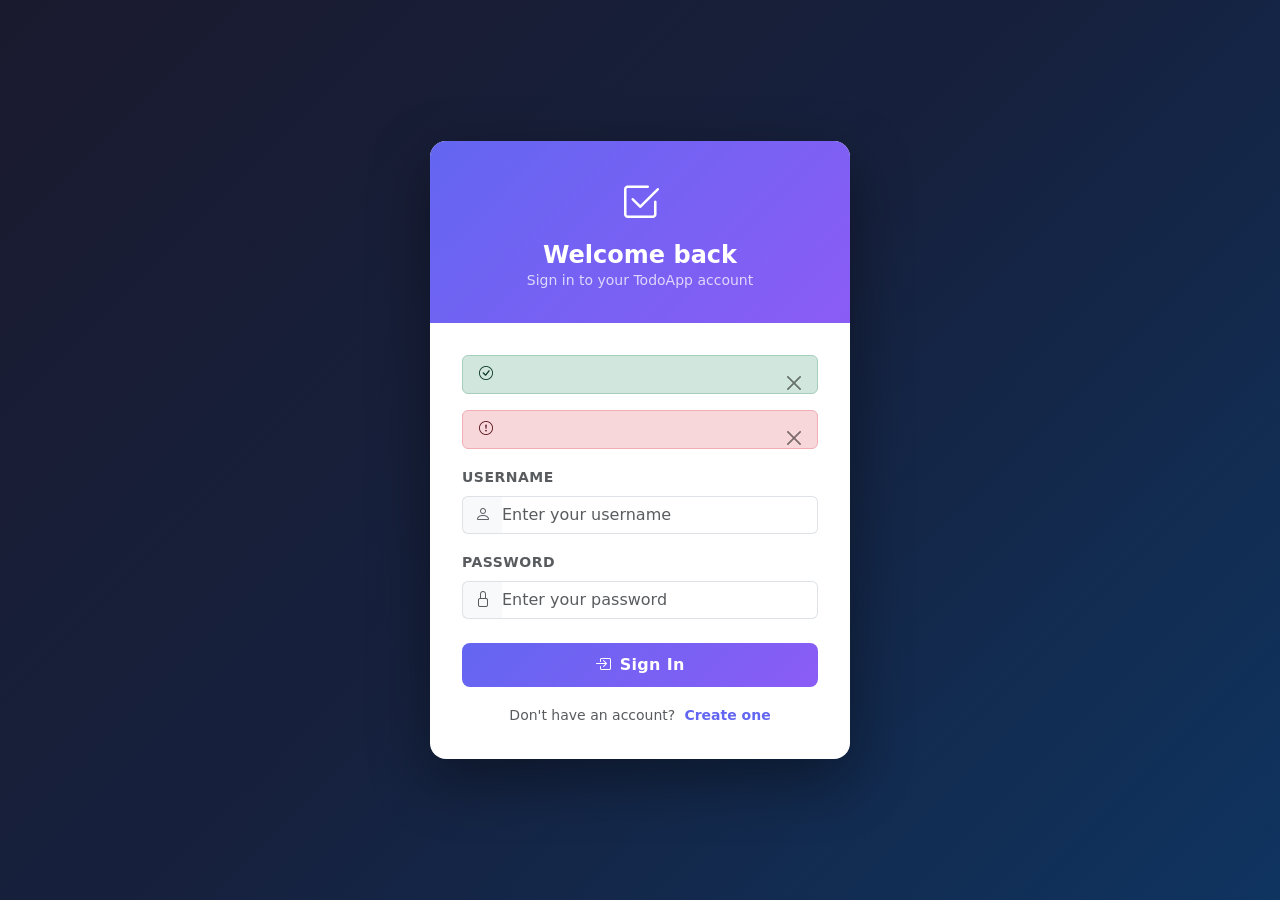
<file: src/main/resources/templates/login.html>
<!DOCTYPE html>
<html lang="en" xmlns:th="http://www.thymeleaf.org">
<head>
    <meta charset="UTF-8">
    <meta name="viewport" content="width=device-width, initial-scale=1.0">
    <title>Login — TodoApp</title>
    <link href="https://cdn.jsdelivr.net/npm/bootstrap@5.3.2/dist/css/bootstrap.min.css" rel="stylesheet">
    <link href="https://cdn.jsdelivr.net/npm/bootstrap-icons@1.11.3/font/bootstrap-icons.min.css" rel="stylesheet">
    <style>
        body {
            min-height: 100vh;
            background: linear-gradient(135deg, #1a1a2e 0%, #16213e 50%, #0f3460 100%);
            display: flex;
            align-items: center;
            justify-content: center;
        }
        .auth-card {
            background: #fff;
            border-radius: 16px;
            box-shadow: 0 20px 60px rgba(0,0,0,0.4);
            overflow: hidden;
            width: 100%;
            max-width: 420px;
        }
        .auth-header {
            background: linear-gradient(135deg, #6366f1, #8b5cf6);
            padding: 2rem;
            text-align: center;
            color: #fff;
        }
        .auth-header .brand-icon {
            font-size: 2.5rem;
            margin-bottom: 0.5rem;
        }
        .auth-body { padding: 2rem; }
        .form-control:focus { border-color: #6366f1; box-shadow: 0 0 0 0.2rem rgba(99,102,241,.15); }
        .btn-primary-custom {
            background: linear-gradient(135deg, #6366f1, #8b5cf6);
            border: none;
            border-radius: 8px;
            padding: 0.65rem;
            font-weight: 600;
            letter-spacing: 0.3px;
            transition: opacity .2s;
        }
        .btn-primary-custom:hover { opacity: .9; }
    </style>
</head>
<body>
<div class="auth-card">
    <div class="auth-header">
        <div class="brand-icon"><i class="bi bi-check2-square"></i></div>
        <h4 class="fw-bold mb-0">Welcome back</h4>
        <p class="mb-0 opacity-75 small">Sign in to your TodoApp account</p>
    </div>
    <div class="auth-body">
        <!-- Flash messages -->
        <div th:if="${message}" class="alert alert-success alert-dismissible fade show py-2 small" role="alert">
            <i class="bi bi-check-circle me-1"></i><span th:text="${message}"></span>
            <button type="button" class="btn-close btn-sm" data-bs-dismiss="alert"></button>
        </div>
        <div th:if="${error}" class="alert alert-danger alert-dismissible fade show py-2 small" role="alert">
            <i class="bi bi-exclamation-circle me-1"></i><span th:text="${error}"></span>
            <button type="button" class="btn-close btn-sm" data-bs-dismiss="alert"></button>
        </div>

        <form th:action="@{/login}" method="post">
            <div class="mb-3">
                <label for="username" class="form-label fw-semibold small text-muted text-uppercase" style="letter-spacing:.5px;">Username</label>
                <div class="input-group">
                    <span class="input-group-text bg-light border-end-0"><i class="bi bi-person text-muted"></i></span>
                    <input type="text" id="username" name="username" class="form-control border-start-0 ps-0"
                           placeholder="Enter your username" autocomplete="username" required>
                </div>
            </div>
            <div class="mb-4">
                <label for="password" class="form-label fw-semibold small text-muted text-uppercase" style="letter-spacing:.5px;">Password</label>
                <div class="input-group">
                    <span class="input-group-text bg-light border-end-0"><i class="bi bi-lock text-muted"></i></span>
                    <input type="password" id="password" name="password" class="form-control border-start-0 ps-0"
                           placeholder="Enter your password" autocomplete="current-password" required>
                </div>
            </div>
            <button type="submit" class="btn btn-primary-custom text-white w-100 mb-3">
                <i class="bi bi-box-arrow-in-right me-2"></i>Sign In
            </button>
        </form>
        <div class="text-center">
            <span class="text-muted small">Don't have an account?</span>
            <a th:href="@{/register}" class="text-decoration-none fw-semibold ms-1 small" style="color:#6366f1;">Create one</a>
        </div>
    </div>
</div>

<script src="https://cdn.jsdelivr.net/npm/bootstrap@5.3.2/dist/js/bootstrap.bundle.min.js"></script>
</body>
</html>
</file>
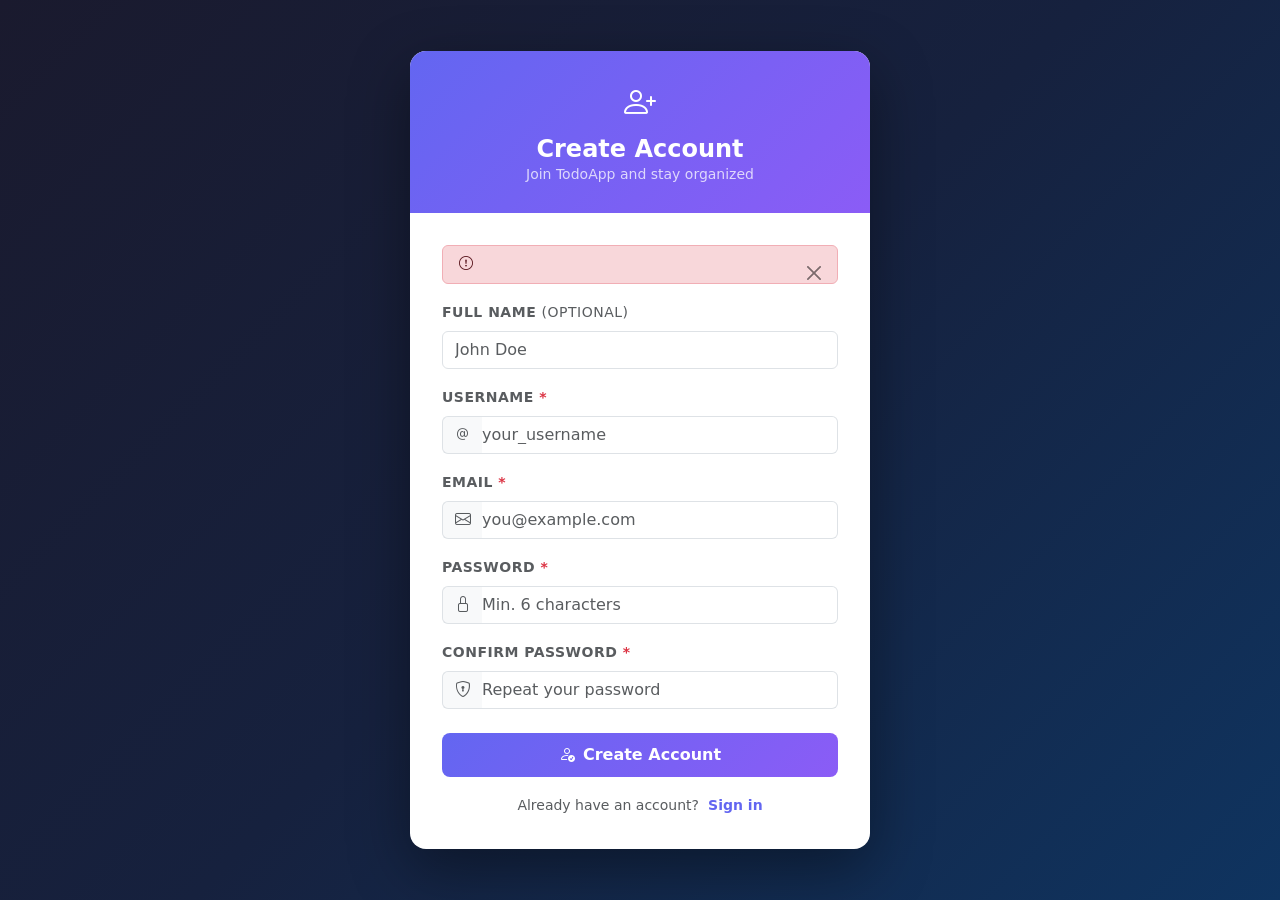
<file: src/main/resources/templates/register.html>
<!DOCTYPE html>
<html lang="en" xmlns:th="http://www.thymeleaf.org">
<head>
    <meta charset="UTF-8">
    <meta name="viewport" content="width=device-width, initial-scale=1.0">
    <title>Register — TodoApp</title>
    <link href="https://cdn.jsdelivr.net/npm/bootstrap@5.3.2/dist/css/bootstrap.min.css" rel="stylesheet">
    <link href="https://cdn.jsdelivr.net/npm/bootstrap-icons@1.11.3/font/bootstrap-icons.min.css" rel="stylesheet">
    <style>
        body {
            min-height: 100vh;
            background: linear-gradient(135deg, #1a1a2e 0%, #16213e 50%, #0f3460 100%);
            display: flex;
            align-items: center;
            justify-content: center;
            padding: 2rem 0;
        }
        .auth-card {
            background: #fff;
            border-radius: 16px;
            box-shadow: 0 20px 60px rgba(0,0,0,0.4);
            overflow: hidden;
            width: 100%;
            max-width: 460px;
        }
        .auth-header {
            background: linear-gradient(135deg, #6366f1, #8b5cf6);
            padding: 1.75rem 2rem;
            text-align: center;
            color: #fff;
        }
        .auth-body { padding: 2rem; }
        .form-control:focus { border-color: #6366f1; box-shadow: 0 0 0 0.2rem rgba(99,102,241,.15); }
        .btn-primary-custom {
            background: linear-gradient(135deg, #6366f1, #8b5cf6);
            border: none; border-radius: 8px;
            padding: 0.65rem; font-weight: 600;
            transition: opacity .2s;
        }
        .btn-primary-custom:hover { opacity: .9; }
        .field-error { font-size: 12px; color: #dc3545; margin-top: 4px; }
    </style>
</head>
<body>
<div class="auth-card">
    <div class="auth-header">
        <div style="font-size:2rem;margin-bottom:.5rem;"><i class="bi bi-person-plus"></i></div>
        <h4 class="fw-bold mb-0">Create Account</h4>
        <p class="mb-0 opacity-75 small">Join TodoApp and stay organized</p>
    </div>
    <div class="auth-body">
        <div th:if="${error}" class="alert alert-danger alert-dismissible fade show py-2 small" role="alert">
            <i class="bi bi-exclamation-circle me-1"></i><span th:text="${error}"></span>
            <button type="button" class="btn-close btn-sm" data-bs-dismiss="alert"></button>
        </div>

        <form th:action="@{/register}" method="post" th:object="${registerDto}" novalidate>
            <!-- Full Name (optional) -->
            <div class="mb-3">
                <label for="fullName" class="form-label fw-semibold small text-muted text-uppercase" style="letter-spacing:.5px;">
                    Full Name <span class="text-muted fw-normal">(optional)</span>
                </label>
                <input type="text" id="fullName" th:field="*{fullName}"
                       class="form-control" th:classappend="${#fields.hasErrors('fullName')} ? 'is-invalid' : ''"
                       placeholder="John Doe">
            </div>

            <!-- Username -->
            <div class="mb-3">
                <label for="username" class="form-label fw-semibold small text-muted text-uppercase" style="letter-spacing:.5px;">
                    Username <span class="text-danger">*</span>
                </label>
                <div class="input-group">
                    <span class="input-group-text bg-light border-end-0"><i class="bi bi-at text-muted"></i></span>
                    <input type="text" id="username" th:field="*{username}"
                           class="form-control border-start-0 ps-0" th:classappend="${#fields.hasErrors('username')} ? 'is-invalid' : ''"
                           placeholder="your_username" autocomplete="username">
                </div>
                <div class="field-error" th:if="${#fields.hasErrors('username')}" th:errors="*{username}"></div>
            </div>

            <!-- Email -->
            <div class="mb-3">
                <label for="email" class="form-label fw-semibold small text-muted text-uppercase" style="letter-spacing:.5px;">
                    Email <span class="text-danger">*</span>
                </label>
                <div class="input-group">
                    <span class="input-group-text bg-light border-end-0"><i class="bi bi-envelope text-muted"></i></span>
                    <input type="email" id="email" th:field="*{email}"
                           class="form-control border-start-0 ps-0" th:classappend="${#fields.hasErrors('email')} ? 'is-invalid' : ''"
                           placeholder="you@example.com" autocomplete="email">
                </div>
                <div class="field-error" th:if="${#fields.hasErrors('email')}" th:errors="*{email}"></div>
            </div>

            <!-- Password -->
            <div class="mb-3">
                <label for="password" class="form-label fw-semibold small text-muted text-uppercase" style="letter-spacing:.5px;">
                    Password <span class="text-danger">*</span>
                </label>
                <div class="input-group">
                    <span class="input-group-text bg-light border-end-0"><i class="bi bi-lock text-muted"></i></span>
                    <input type="password" id="password" th:field="*{password}"
                           class="form-control border-start-0 ps-0" th:classappend="${#fields.hasErrors('password')} ? 'is-invalid' : ''"
                           placeholder="Min. 6 characters" autocomplete="new-password">
                </div>
                <div class="field-error" th:if="${#fields.hasErrors('password')}" th:errors="*{password}"></div>
            </div>

            <!-- Confirm Password -->
            <div class="mb-4">
                <label for="confirmPassword" class="form-label fw-semibold small text-muted text-uppercase" style="letter-spacing:.5px;">
                    Confirm Password <span class="text-danger">*</span>
                </label>
                <div class="input-group">
                    <span class="input-group-text bg-light border-end-0"><i class="bi bi-shield-lock text-muted"></i></span>
                    <input type="password" id="confirmPassword" th:field="*{confirmPassword}"
                           class="form-control border-start-0 ps-0" th:classappend="${#fields.hasErrors('confirmPassword')} ? 'is-invalid' : ''"
                           placeholder="Repeat your password" autocomplete="new-password">
                </div>
                <div class="field-error" th:if="${#fields.hasErrors('confirmPassword')}" th:errors="*{confirmPassword}"></div>
            </div>

            <button type="submit" class="btn btn-primary-custom text-white w-100 mb-3">
                <i class="bi bi-person-check me-2"></i>Create Account
            </button>
        </form>
        <div class="text-center">
            <span class="text-muted small">Already have an account?</span>
            <a th:href="@{/login}" class="text-decoration-none fw-semibold ms-1 small" style="color:#6366f1;">Sign in</a>
        </div>
    </div>
</div>

<script src="https://cdn.jsdelivr.net/npm/bootstrap@5.3.2/dist/js/bootstrap.bundle.min.js"></script>
</body>
</html>
</file>
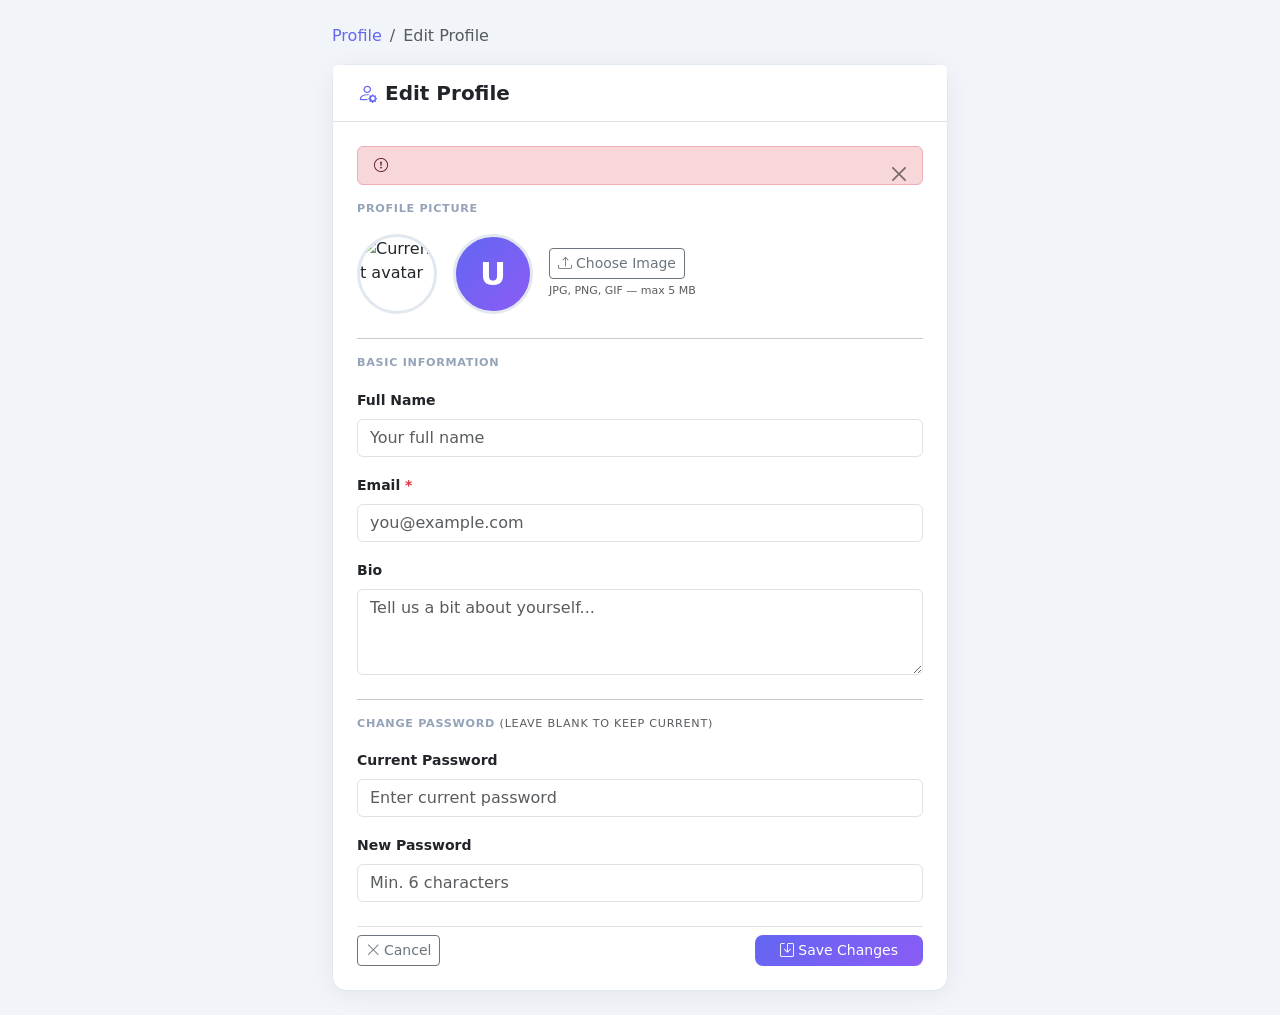
<file: src/main/resources/templates/profile/edit.html>
<!DOCTYPE html>
<html lang="en" xmlns:th="http://www.thymeleaf.org">
<head>
    <meta charset="UTF-8">
    <meta name="viewport" content="width=device-width, initial-scale=1.0">
    <title>Edit Profile — TodoApp</title>
    <link href="https://cdn.jsdelivr.net/npm/bootstrap@5.3.2/dist/css/bootstrap.min.css" rel="stylesheet">
    <link href="https://cdn.jsdelivr.net/npm/bootstrap-icons@1.11.3/font/bootstrap-icons.min.css" rel="stylesheet">
    <style>
        body { background-color: #f1f5f9; }
        .form-card {
            border-radius: 14px;
            border: 1px solid #e2e8f0;
            box-shadow: 0 4px 24px rgba(0,0,0,.06);
        }
        .form-control:focus, .form-select:focus {
            border-color: #6366f1;
            box-shadow: 0 0 0 0.2rem rgba(99,102,241,.15);
        }
        .avatar-preview {
            width: 80px; height: 80px;
            border-radius: 50%;
            object-fit: cover;
            border: 3px solid #e2e8f0;
        }
        .avatar-initials {
            width: 80px; height: 80px;
            border-radius: 50%;
            background: linear-gradient(135deg,#6366f1,#8b5cf6);
            font-size: 2rem; font-weight: 700; color: #fff;
            display: flex; align-items: center; justify-content: center;
            border: 3px solid #e2e8f0;
        }
        .section-title {
            font-size: .7rem; text-transform: uppercase; letter-spacing: .7px;
            color: #94a3b8; font-weight: 600; margin-bottom: 1rem;
        }
    </style>
</head>
<body>

<!-- Navbar -->
<div th:replace="~{fragments/navbar :: navbar}"></div>

<div class="container py-4" style="max-width:640px;">
    <!-- Breadcrumb -->
    <nav aria-label="breadcrumb" class="mb-3">
        <ol class="breadcrumb small">
            <li class="breadcrumb-item"><a th:href="@{/profile}" class="text-decoration-none" style="color:#6366f1;">Profile</a></li>
            <li class="breadcrumb-item active">Edit Profile</li>
        </ol>
    </nav>

    <div class="card form-card bg-white">
        <div class="card-header bg-white border-bottom px-4 py-3">
            <h5 class="mb-0 fw-bold">
                <i class="bi bi-person-gear me-2" style="color:#6366f1;"></i>Edit Profile
            </h5>
        </div>
        <div class="card-body px-4 py-4">

            <!-- Error / success notifications -->
            <div th:if="${error}" class="alert alert-danger alert-dismissible fade show py-2 small" role="alert">
                <i class="bi bi-exclamation-circle me-1"></i><span th:text="${error}"></span>
                <button type="button" class="btn-close btn-sm" data-bs-dismiss="alert"></button>
            </div>

            <form th:action="@{/profile}" method="post"
                  th:object="${profileDto}"
                  enctype="multipart/form-data"
                  novalidate>

                <!-- ── Profile Picture ── -->
                <div class="mb-4">
                    <div class="section-title">Profile Picture</div>
                    <div class="d-flex align-items-center gap-3 mb-2">
                            <img th:if="${profileImageUrl != null and !profileImageUrl.isEmpty()}"
                                th:src="${profileImageUrl}"
                             class="avatar-preview" alt="Current avatar" id="avatarPreview">
                            <div th:unless="${profileImageUrl != null and !profileImageUrl.isEmpty()}"
                             class="avatar-initials" id="avatarInitials"
                             th:text="${#strings.substring(profileUser.username,0,1).toUpperCase()}">U</div>
                        <div>
                            <label for="profilePicFile" class="btn btn-sm btn-outline-secondary">
                                <i class="bi bi-upload me-1"></i>Choose Image
                            </label>
                            <input type="file" id="profilePicFile" name="profilePicFile"
                                   accept="image/*" class="d-none" onchange="previewImage(event)">
                            <div class="text-muted mt-1" style="font-size:11px;">JPG, PNG, GIF — max 5 MB</div>
                        </div>
                    </div>
                </div>

                <hr class="my-3">

                <!-- ── Basic Info ── -->
                <div class="mb-4">
                    <div class="section-title">Basic Information</div>

                    <div class="mb-3">
                        <label for="fullName" class="form-label fw-semibold small">Full Name</label>
                        <input type="text" id="fullName" th:field="*{fullName}"
                               class="form-control" placeholder="Your full name">
                    </div>

                    <div class="mb-3">
                        <label for="email" class="form-label fw-semibold small">
                            Email <span class="text-danger">*</span>
                        </label>
                        <input type="email" id="email" th:field="*{email}"
                               class="form-control" th:classappend="${#fields.hasErrors('email')} ? 'is-invalid' : ''"
                               placeholder="you@example.com">
                        <div class="invalid-feedback" th:if="${#fields.hasErrors('email')}" th:errors="*{email}"></div>
                    </div>

                    <div class="mb-3">
                        <label for="bio" class="form-label fw-semibold small">Bio</label>
                        <textarea id="bio" th:field="*{bio}"
                                  class="form-control" th:classappend="${#fields.hasErrors('bio')} ? 'is-invalid' : ''"
                                  rows="3" placeholder="Tell us a bit about yourself..."></textarea>
                        <div class="invalid-feedback" th:if="${#fields.hasErrors('bio')}" th:errors="*{bio}"></div>
                    </div>
                </div>

                <hr class="my-3">

                <!-- ── Change Password ── -->
                <div class="mb-4">
                    <div class="section-title">Change Password <span class="text-muted fw-normal">(leave blank to keep current)</span></div>

                    <div class="mb-3">
                        <label for="currentPassword" class="form-label fw-semibold small">Current Password</label>
                        <input type="password" id="currentPassword" th:field="*{currentPassword}"
                               class="form-control" placeholder="Enter current password"
                               autocomplete="current-password">
                    </div>

                    <div class="mb-3">
                        <label for="newPassword" class="form-label fw-semibold small">New Password</label>
                        <input type="password" id="newPassword" th:field="*{newPassword}"
                               class="form-control" th:classappend="${#fields.hasErrors('newPassword')} ? 'is-invalid' : ''"
                               placeholder="Min. 6 characters"
                               autocomplete="new-password">
                        <div class="invalid-feedback" th:if="${#fields.hasErrors('newPassword')}" th:errors="*{newPassword}"></div>
                    </div>
                </div>

                <!-- Actions -->
                <div class="d-flex justify-content-between align-items-center pt-2 border-top">
                    <a th:href="@{/profile}" class="btn btn-outline-secondary btn-sm">
                        <i class="bi bi-x-lg me-1"></i>Cancel
                    </a>
                    <button type="submit" class="btn btn-sm text-white px-4"
                            style="background:linear-gradient(135deg,#6366f1,#8b5cf6);border-radius:8px;">
                        <i class="bi bi-save me-1"></i>Save Changes
                    </button>
                </div>
            </form>
        </div>
    </div>
</div>

<script src="https://cdn.jsdelivr.net/npm/bootstrap@5.3.2/dist/js/bootstrap.bundle.min.js"></script>
<script>
    function previewImage(event) {
        const file = event.target.files[0];
        if (!file) return;
        const reader = new FileReader();
        reader.onload = function(e) {
            // Replace existing avatar with preview img
            const container = document.querySelector('.d-flex.align-items-center.gap-3');
            let img = document.getElementById('avatarPreview');
            const initials = document.getElementById('avatarInitials');
            if (!img) {
                img = document.createElement('img');
                img.id = 'avatarPreview';
                img.className = 'avatar-preview';
                img.alt = 'Preview';
                if (initials) initials.replaceWith(img);
                else container.prepend(img);
            }
            img.src = e.target.result;
        };
        reader.readAsDataURL(file);
    }
</script>
</body>
</html>
</file>
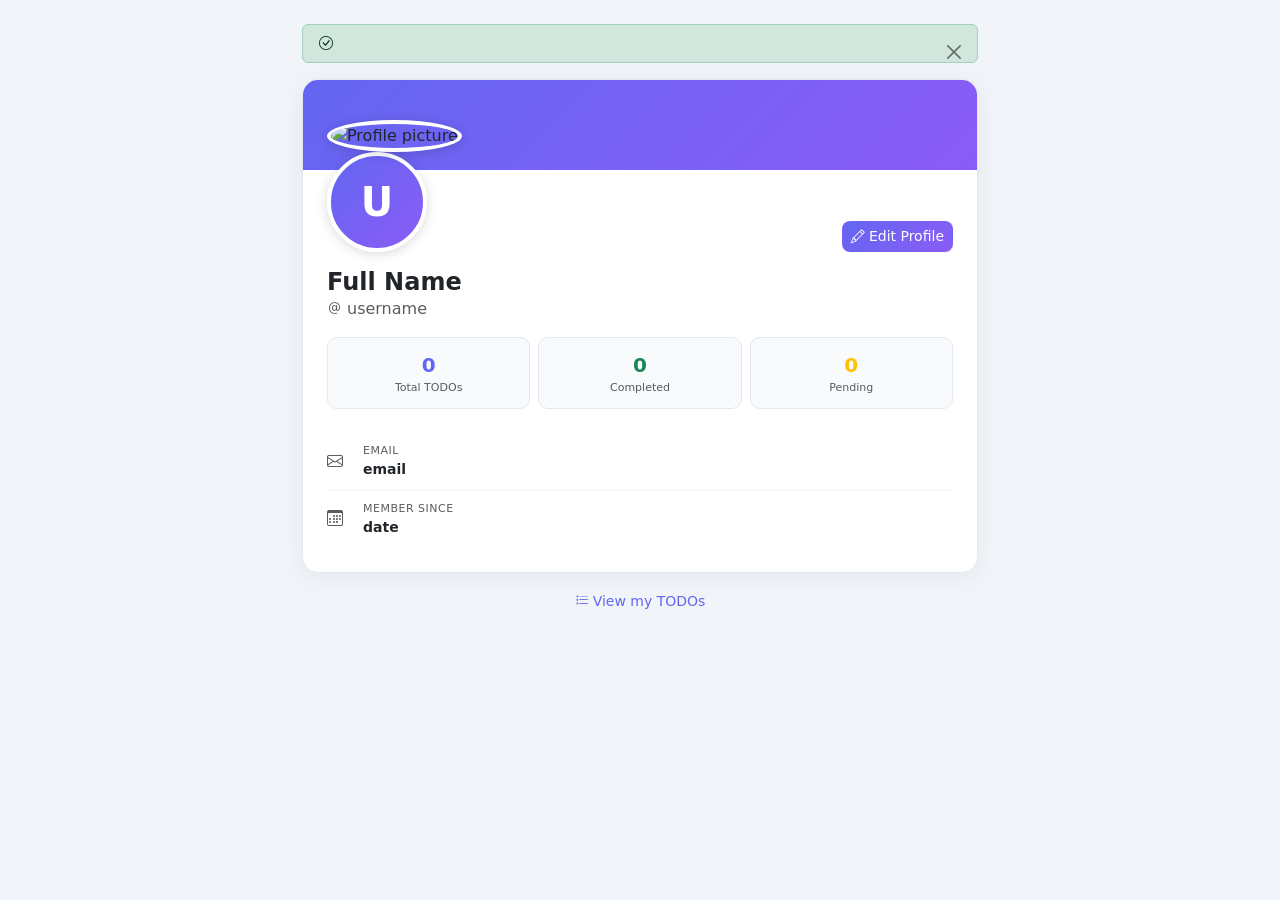
<file: src/main/resources/templates/profile/view.html>
<!DOCTYPE html>
<html lang="en" xmlns:th="http://www.thymeleaf.org">
<head>
    <meta charset="UTF-8">
    <meta name="viewport" content="width=device-width, initial-scale=1.0">
    <title>Profile — TodoApp</title>
    <link href="https://cdn.jsdelivr.net/npm/bootstrap@5.3.2/dist/css/bootstrap.min.css" rel="stylesheet">
    <link href="https://cdn.jsdelivr.net/npm/bootstrap-icons@1.11.3/font/bootstrap-icons.min.css" rel="stylesheet">
    <style>
        body { background-color: #f1f5f9; }
        .profile-card {
            border-radius: 16px;
            border: 1px solid #e2e8f0;
            box-shadow: 0 4px 24px rgba(0,0,0,.06);
        }
        .avatar-lg {
            width: 100px; height: 100px;
            border-radius: 50%;
            object-fit: cover;
            border: 4px solid #fff;
            box-shadow: 0 2px 12px rgba(0,0,0,.15);
        }
        .avatar-initials-lg {
            width: 100px; height: 100px;
            border-radius: 50%;
            background: linear-gradient(135deg,#6366f1,#8b5cf6);
            font-size: 2.5rem;
            font-weight: 700;
            color: #fff;
            display: flex; align-items: center; justify-content: center;
            border: 4px solid #fff;
            box-shadow: 0 2px 12px rgba(0,0,0,.15);
        }
        .stat-pill {
            background: #f8fafc;
            border-radius: 10px;
            padding: 0.75rem 1.25rem;
            border: 1px solid #e2e8f0;
            text-align: center;
        }
        .info-row { padding: 0.6rem 0; border-bottom: 1px solid #f1f5f9; }
        .info-row:last-child { border-bottom: none; }
    </style>
</head>
<body>

<!-- Navbar -->
<div th:replace="~{fragments/navbar :: navbar}"></div>

<div class="container py-4" style="max-width:700px;">

    <!-- Flash alerts -->
    <div th:if="${message}" class="alert alert-success alert-dismissible fade show py-2 small" role="alert">
        <i class="bi bi-check-circle me-1"></i><span th:text="${message}"></span>
        <button type="button" class="btn-close btn-sm" data-bs-dismiss="alert"></button>
    </div>

    <div class="card profile-card bg-white overflow-hidden">
        <!-- Header banner -->
        <div class="p-0" style="height:90px;background:linear-gradient(135deg,#6366f1,#8b5cf6);"></div>

        <!-- Avatar + name row -->
        <div class="card-body pt-0 px-4 pb-4">
            <div class="d-flex align-items-end justify-content-between mb-3" style="margin-top:-50px;">
                <!-- Avatar -->
                <div>
                    <img th:if="${profileImageUrl != null and !profileImageUrl.isEmpty()}"
                        th:src="${profileImageUrl}"
                         class="avatar-lg" alt="Profile picture">
                    <div th:unless="${profileImageUrl != null and !profileImageUrl.isEmpty()}"
                         class="avatar-initials-lg"
                         th:text="${#strings.substring(profileUser.username,0,1).toUpperCase()}">U</div>
                </div>
                <!-- Edit button -->
                <a th:href="@{/profile/edit}" class="btn btn-sm text-white"
                   style="background:linear-gradient(135deg,#6366f1,#8b5cf6);border-radius:8px;">
                    <i class="bi bi-pencil me-1"></i>Edit Profile
                </a>
            </div>

            <!-- Name / username -->
            <h4 class="fw-bold mb-0"
                th:text="${profileUser.fullName != null and !profileUser.fullName.isEmpty() ? profileUser.fullName : profileUser.username}">Full Name</h4>
            <p class="text-muted mb-3">
                <i class="bi bi-at me-1"></i><span th:text="${profileUser.username}">username</span>
            </p>

            <!-- Bio -->
            <p th:if="${profileUser.bio != null and !profileUser.bio.isEmpty()}"
               class="text-secondary mb-3" th:text="${profileUser.bio}"></p>

            <!-- TODO Stats -->
            <div class="row g-2 mb-4">
                <div class="col-4">
                    <div class="stat-pill">
                        <div class="fw-bold fs-5" style="color:#6366f1;" th:text="${totalCount}">0</div>
                        <div class="text-muted" style="font-size:11px;">Total TODOs</div>
                    </div>
                </div>
                <div class="col-4">
                    <div class="stat-pill">
                        <div class="fw-bold fs-5 text-success" th:text="${completedCount}">0</div>
                        <div class="text-muted" style="font-size:11px;">Completed</div>
                    </div>
                </div>
                <div class="col-4">
                    <div class="stat-pill">
                        <div class="fw-bold fs-5 text-warning" th:text="${pendingCount}">0</div>
                        <div class="text-muted" style="font-size:11px;">Pending</div>
                    </div>
                </div>
            </div>

            <!-- Info rows -->
            <div class="info-row d-flex align-items-center gap-3">
                <i class="bi bi-envelope text-muted" style="width:20px;"></i>
                <div>
                    <div class="text-muted" style="font-size:11px;text-transform:uppercase;letter-spacing:.5px;">Email</div>
                    <div class="fw-semibold small" th:text="${profileUser.email}">email</div>
                </div>
            </div>
            <div class="info-row d-flex align-items-center gap-3">
                <i class="bi bi-calendar3 text-muted" style="width:20px;"></i>
                <div>
                    <div class="text-muted" style="font-size:11px;text-transform:uppercase;letter-spacing:.5px;">Member Since</div>
                    <div class="fw-semibold small"
                         th:text="${profileUser.createdAt != null ? #temporals.format(profileUser.createdAt,'MMMM dd, yyyy') : 'N/A'}">date</div>
                </div>
            </div>

        </div>
    </div>

    <!-- Quick link to todos -->
    <div class="text-center mt-3">
        <a th:href="@{/todos}" class="text-decoration-none small" style="color:#6366f1;">
            <i class="bi bi-list-task me-1"></i>View my TODOs
        </a>
    </div>

</div>

<script src="https://cdn.jsdelivr.net/npm/bootstrap@5.3.2/dist/js/bootstrap.bundle.min.js"></script>
</body>
</html>
</file>
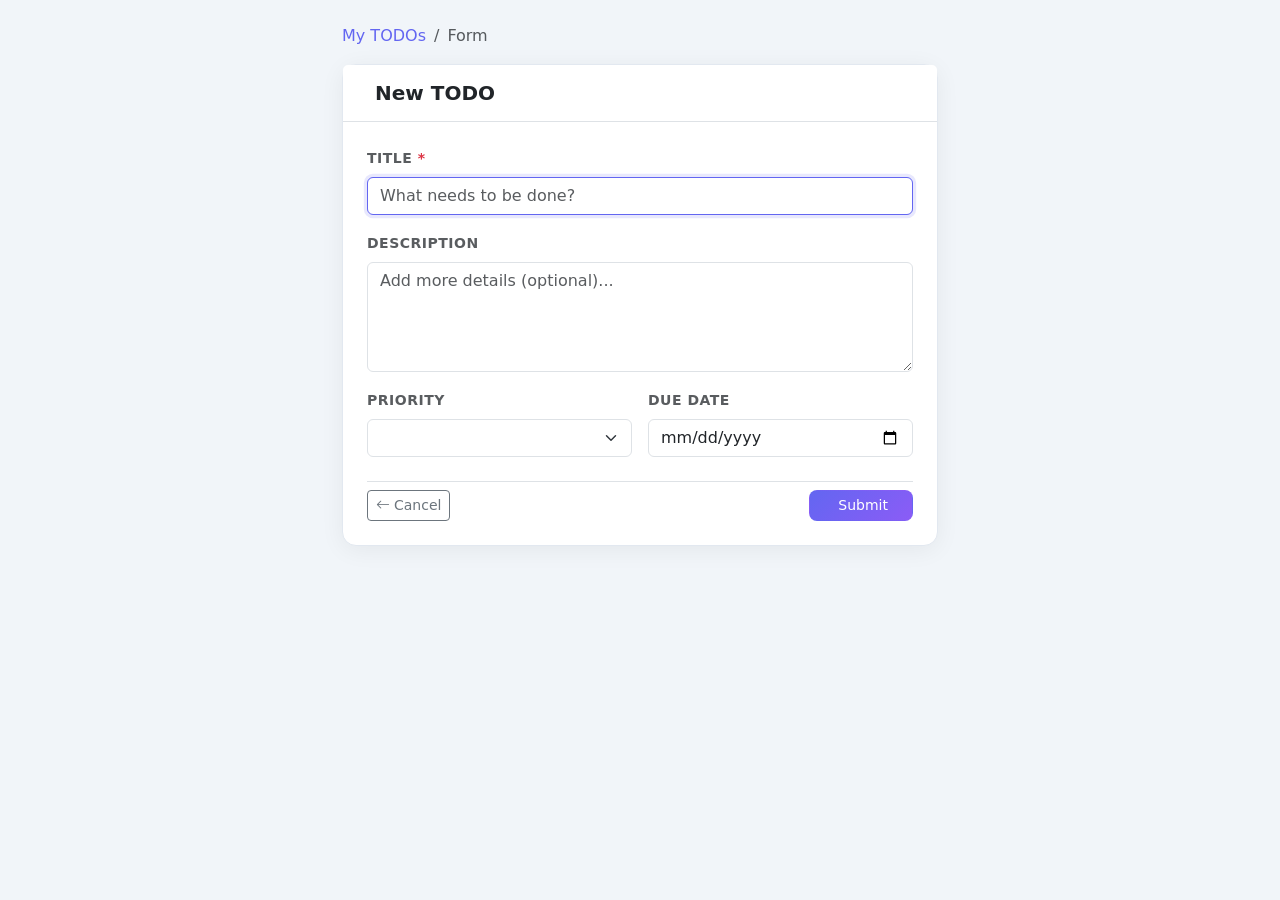
<file: src/main/resources/templates/todos/form.html>
<!DOCTYPE html>
<html lang="en" xmlns:th="http://www.thymeleaf.org">
<head>
    <meta charset="UTF-8">
    <meta name="viewport" content="width=device-width, initial-scale=1.0">
    <title th:text="${pageTitle} + ' — TodoApp'">TODO Form — TodoApp</title>
    <link href="https://cdn.jsdelivr.net/npm/bootstrap@5.3.2/dist/css/bootstrap.min.css" rel="stylesheet">
    <link href="https://cdn.jsdelivr.net/npm/bootstrap-icons@1.11.3/font/bootstrap-icons.min.css" rel="stylesheet">
    <style>
        body { background-color: #f1f5f9; }
        .form-card {
            border-radius: 14px;
            border: 1px solid #e2e8f0;
            box-shadow: 0 4px 24px rgba(0,0,0,.06);
        }
        .form-control:focus, .form-select:focus {
            border-color: #6366f1;
            box-shadow: 0 0 0 0.2rem rgba(99,102,241,.15);
        }
        .priority-option-HIGH   { color: #b91c1c; }
        .priority-option-MEDIUM { color: #c2410c; }
        .priority-option-LOW    { color: #15803d; }
    </style>
</head>
<body>

<!-- Navbar -->
<div th:replace="~{fragments/navbar :: navbar}"></div>

<div class="container py-4" style="max-width:620px;">
    <!-- Breadcrumb -->
    <nav aria-label="breadcrumb" class="mb-3">
        <ol class="breadcrumb small">
            <li class="breadcrumb-item"><a th:href="@{/todos}" class="text-decoration-none" style="color:#6366f1;">My TODOs</a></li>
            <li class="breadcrumb-item active" aria-current="page" th:text="${pageTitle}">Form</li>
        </ol>
    </nav>

    <div class="card form-card bg-white">
        <div class="card-header bg-white border-bottom px-4 py-3">
            <h5 class="mb-0 fw-bold">
                <i class="bi me-2" th:classappend="${todoId != null} ? 'bi-pencil-square' : 'bi-plus-circle'" style="color:#6366f1;"></i>
                <span th:text="${pageTitle}">New TODO</span>
            </h5>
        </div>
        <div class="card-body px-4 py-4">

            <!-- POST to /todos for create, /todos/{id} for update -->
            <form th:action="${todoId != null} ? @{/todos/{id}(id=${todoId})} : @{/todos}"
                  method="post"
                  th:object="${todoForm}"
                  novalidate>

                <!-- Title -->
                <div class="mb-3">
                    <label for="title" class="form-label fw-semibold small text-uppercase text-muted" style="letter-spacing:.5px;">
                        Title <span class="text-danger">*</span>
                    </label>
                    <input type="text" id="title" th:field="*{title}"
                           class="form-control" th:classappend="${#fields.hasErrors('title')} ? 'is-invalid' : ''"
                           placeholder="What needs to be done?" autofocus>
                    <div class="invalid-feedback" th:if="${#fields.hasErrors('title')}" th:errors="*{title}"></div>
                </div>

                <!-- Description -->
                <div class="mb-3">
                    <label for="description" class="form-label fw-semibold small text-uppercase text-muted" style="letter-spacing:.5px;">
                        Description
                    </label>
                    <textarea id="description" th:field="*{description}"
                              class="form-control" th:classappend="${#fields.hasErrors('description')} ? 'is-invalid' : ''"
                              rows="4"
                              placeholder="Add more details (optional)..."></textarea>
                    <div class="invalid-feedback" th:if="${#fields.hasErrors('description')}" th:errors="*{description}"></div>
                </div>

                <div class="row g-3">
                    <!-- Priority -->
                    <div class="col-md-6">
                        <label for="priority" class="form-label fw-semibold small text-uppercase text-muted" style="letter-spacing:.5px;">
                            Priority
                        </label>
                        <select id="priority" th:field="*{priority}" class="form-select">
                            <option th:each="p : ${priorities}"
                                    th:value="${p}"
                                    th:text="${p}"
                                    th:selected="${todoForm.priority == p}"></option>
                        </select>
                    </div>

                    <!-- Due Date -->
                    <div class="col-md-6">
                        <label for="dueDate" class="form-label fw-semibold small text-uppercase text-muted" style="letter-spacing:.5px;">
                            Due Date
                        </label>
                        <input type="date" id="dueDate" th:field="*{dueDate}"
                               class="form-control"
                               th:value="${todoForm.dueDate != null ? #temporals.format(todoForm.dueDate,'yyyy-MM-dd') : ''}">
                    </div>
                </div>

                <!-- Actions -->
                <div class="d-flex justify-content-between align-items-center mt-4 pt-2 border-top">
                    <a th:href="@{/todos}" class="btn btn-outline-secondary btn-sm">
                        <i class="bi bi-arrow-left me-1"></i>Cancel
                    </a>
                    <button type="submit" class="btn btn-sm text-white px-4"
                            style="background:linear-gradient(135deg,#6366f1,#8b5cf6);border-radius:8px;">
                        <i class="bi me-1" th:classappend="${todoId != null} ? 'bi-save' : 'bi-plus-lg'"></i>
                        <span th:text="${todoId != null} ? 'Save Changes' : 'Create TODO'">Submit</span>
                    </button>
                </div>
            </form>

        </div>
    </div>
</div>

<script src="https://cdn.jsdelivr.net/npm/bootstrap@5.3.2/dist/js/bootstrap.bundle.min.js"></script>
</body>
</html>
</file>
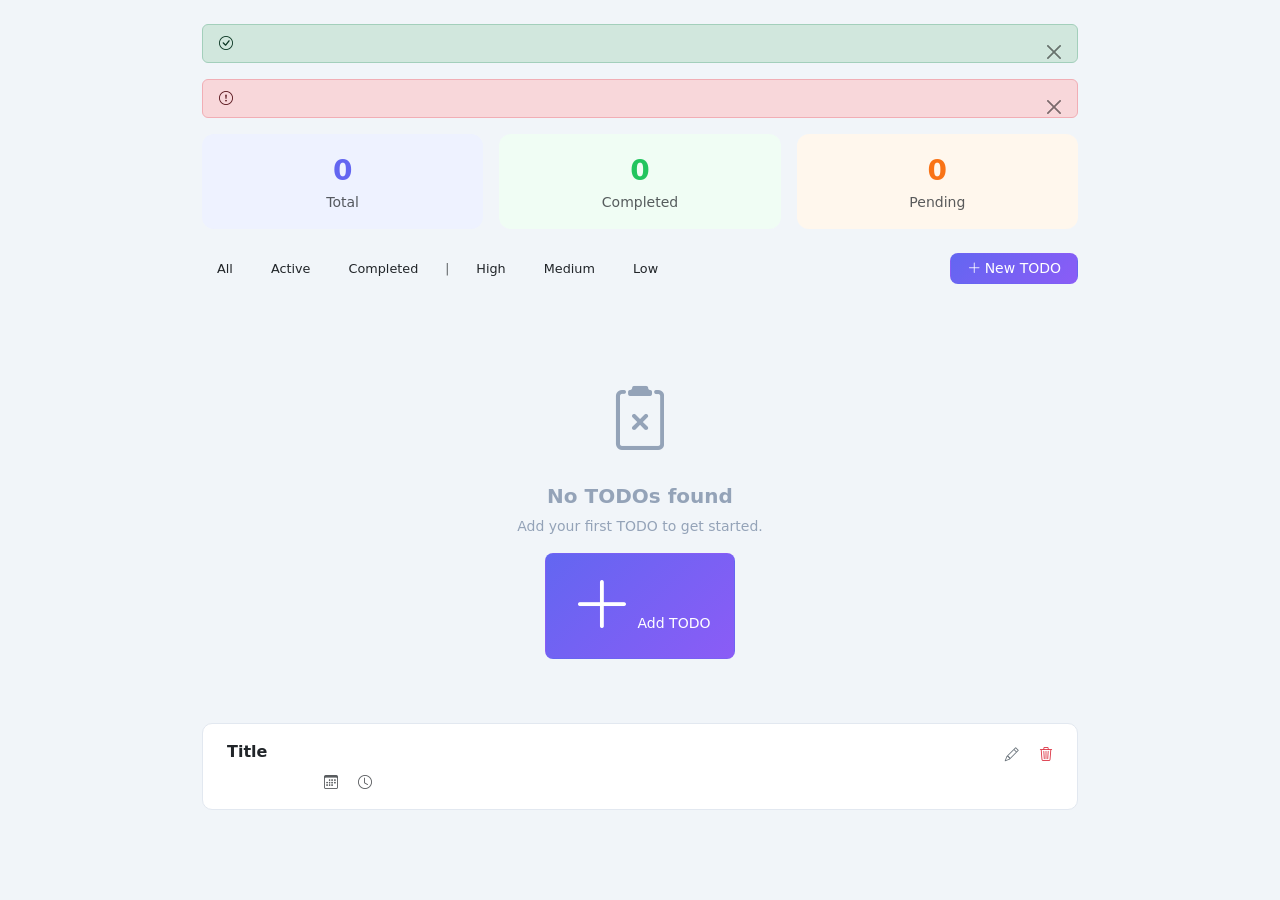
<file: src/main/resources/templates/todos/list.html>
<!DOCTYPE html>
<html lang="en" xmlns:th="http://www.thymeleaf.org">
<head>
    <meta charset="UTF-8">
    <meta name="viewport" content="width=device-width, initial-scale=1.0">
    <title>My TODOs — TodoApp</title>
    <link href="https://cdn.jsdelivr.net/npm/bootstrap@5.3.2/dist/css/bootstrap.min.css" rel="stylesheet">
    <link href="https://cdn.jsdelivr.net/npm/bootstrap-icons@1.11.3/font/bootstrap-icons.min.css" rel="stylesheet">
    <style>
        body { background-color: #f1f5f9; }

        /* Priority left-border colouring via CSS classes */
        .priority-HIGH  { border-left: 4px solid #ef4444 !important; }
        .priority-MEDIUM{ border-left: 4px solid #f97316 !important; }
        .priority-LOW   { border-left: 4px solid #22c55e !important; }

        .todo-card {
            border-radius: 10px;
            border: 1px solid #e2e8f0;
            transition: box-shadow .18s;
        }
        .todo-card:hover { box-shadow: 0 4px 18px rgba(0,0,0,.08); }

        .todo-completed .card-title { text-decoration: line-through; color: #94a3b8; }
        .todo-completed { opacity: .75; }

        .stat-card {
            border-radius: 12px;
            border: none;
        }
        .filter-btn { border-radius: 20px; font-size: .8rem; padding: 4px 14px; }

        .badge-priority-HIGH   { background-color: #fee2e2; color: #b91c1c; }
        .badge-priority-MEDIUM { background-color: #ffedd5; color: #c2410c; }
        .badge-priority-LOW    { background-color: #dcfce7; color: #15803d; }

        .empty-state { padding: 4rem 0; text-align: center; color: #94a3b8; }
        .empty-state i { font-size: 4rem; margin-bottom: 1rem; }
    </style>
</head>
<body>

<!-- Navbar -->
<div th:replace="~{fragments/navbar :: navbar}"></div>

<div class="container py-4" style="max-width:900px;">

    <!-- Flash alerts -->
    <div th:if="${message}" class="alert alert-success alert-dismissible fade show py-2 small" role="alert">
        <i class="bi bi-check-circle me-1"></i><span th:text="${message}"></span>
        <button type="button" class="btn-close btn-sm" data-bs-dismiss="alert"></button>
    </div>
    <div th:if="${error}" class="alert alert-danger alert-dismissible fade show py-2 small" role="alert">
        <i class="bi bi-exclamation-circle me-1"></i><span th:text="${error}"></span>
        <button type="button" class="btn-close btn-sm" data-bs-dismiss="alert"></button>
    </div>

    <!-- Stats row -->
    <div class="row g-3 mb-4">
        <div class="col-4">
            <div class="card stat-card h-100 text-center py-3" style="background:#eef2ff;">
                <div class="fw-bold fs-3 mb-0" style="color:#6366f1;" th:text="${totalCount}">0</div>
                <div class="text-muted small">Total</div>
            </div>
        </div>
        <div class="col-4">
            <div class="card stat-card h-100 text-center py-3" style="background:#f0fdf4;">
                <div class="fw-bold fs-3 mb-0" style="color:#22c55e;" th:text="${completedCount}">0</div>
                <div class="text-muted small">Completed</div>
            </div>
        </div>
        <div class="col-4">
            <div class="card stat-card h-100 text-center py-3" style="background:#fff7ed;">
                <div class="fw-bold fs-3 mb-0" style="color:#f97316;" th:text="${pendingCount}">0</div>
                <div class="text-muted small">Pending</div>
            </div>
        </div>
    </div>

    <!-- Toolbar -->
    <div class="d-flex flex-wrap align-items-center justify-content-between gap-2 mb-4">
        <div class="d-flex flex-wrap gap-2">
            <!-- Status filters -->
            <a th:href="@{/todos}" class="btn filter-btn"
               th:classappend="${activeFilter == null and activePriority == null} ? 'btn-dark' : 'btn-outline-secondary'">All</a>
            <a th:href="@{/todos(filter='active')}" class="btn filter-btn"
               th:classappend="${activeFilter == 'active'} ? 'btn-warning text-dark' : 'btn-outline-secondary'">Active</a>
            <a th:href="@{/todos(filter='completed')}" class="btn filter-btn"
               th:classappend="${activeFilter == 'completed'} ? 'btn-success' : 'btn-outline-secondary'">Completed</a>

            <span class="text-muted align-self-center mx-1" style="font-size:.75rem;">|</span>

            <!-- Priority filters -->
            <a th:href="@{/todos(priority='HIGH')}" class="btn filter-btn"
               th:classappend="${activePriority == 'HIGH'} ? 'btn-danger' : 'btn-outline-danger'">High</a>
            <a th:href="@{/todos(priority='MEDIUM')}" class="btn filter-btn"
               th:classappend="${activePriority == 'MEDIUM'} ? 'btn-warning text-dark' : 'btn-outline-warning'">Medium</a>
            <a th:href="@{/todos(priority='LOW')}" class="btn filter-btn"
               th:classappend="${activePriority == 'LOW'} ? 'btn-success' : 'btn-outline-success'">Low</a>
        </div>
        <a th:href="@{/todos/new}" class="btn btn-sm text-white px-3" style="background:linear-gradient(135deg,#6366f1,#8b5cf6);border-radius:8px;">
            <i class="bi bi-plus-lg me-1"></i>New TODO
        </a>
    </div>

    <!-- TODO list -->
    <div th:if="${todos.isEmpty()}" class="empty-state">
        <i class="bi bi-clipboard2-x d-block"></i>
        <h5 class="fw-semibold">No TODOs found</h5>
        <p class="small">Add your first TODO to get started.</p>
        <a th:href="@{/todos/new}" class="btn btn-sm text-white px-4" style="background:linear-gradient(135deg,#6366f1,#8b5cf6);border-radius:8px;">
            <i class="bi bi-plus-lg me-1"></i>Add TODO
        </a>
    </div>

    <div th:each="todo : ${todos}">
        <div class="card todo-card mb-3 bg-white"
             th:classappend="'priority-' + ${todo.priority.name()} + (${todo.completed} ? ' todo-completed' : '')">
            <div class="card-body py-3 px-3">
                <div class="d-flex justify-content-between align-items-start gap-3">
                    <!-- Left: content -->
                    <div class="flex-grow-1 min-width-0">
                        <div class="d-flex align-items-center gap-2 mb-1 flex-wrap">
                            <!-- Completion toggle as a clickable checkbox-style icon -->
                            <form th:action="@{/todos/{id}/toggle(id=${todo.id})}" method="post" class="d-inline m-0">
                                <button type="submit" class="btn btn-link p-0 border-0" style="line-height:1;"
                                        th:title="${todo.completed} ? 'Mark Active' : 'Mark Complete'">
                                    <i class="bi fs-5"
                                       th:classappend="${todo.completed} ? 'bi-check-circle-fill text-success' : 'bi-circle text-muted'"></i>
                                </button>
                            </form>
                            <h6 class="card-title mb-0 fw-semibold" th:text="${todo.title}">Title</h6>
                        </div>
                        <p th:if="${todo.description != null and !todo.description.isEmpty()}"
                           class="card-text text-muted small mb-2 ms-4"
                           th:text="${#strings.abbreviate(todo.description, 120)}"></p>
                        <div class="d-flex align-items-center gap-3 ms-4 flex-wrap">
                            <!-- Priority badge -->
                            <span class="badge rounded-pill fw-normal small"
                                  th:classappend="'badge-priority-' + ${todo.priority.name()}"
                                  th:text="${todo.priority}">MEDIUM</span>
                            <!-- Due date -->
                            <span th:if="${todo.dueDate != null}" class="text-muted small">
                                <i class="bi bi-calendar3 me-1"></i>
                                <span th:text="${#temporals.format(todo.dueDate, 'MMM dd, yyyy')}"></span>
                            </span>
                            <!-- Created -->
                            <span class="text-muted small">
                                <i class="bi bi-clock me-1"></i>
                                <span th:text="${#temporals.format(todo.createdAt, 'MMM dd')}"></span>
                            </span>
                        </div>
                    </div>
                    <!-- Right: actions -->
                    <div class="d-flex gap-1 flex-shrink-0">
                        <a th:href="@{/todos/{id}/edit(id=${todo.id})}"
                           class="btn btn-sm btn-outline-secondary border-0" title="Edit">
                            <i class="bi bi-pencil"></i>
                        </a>
                        <form th:action="@{/todos/{id}/delete(id=${todo.id})}" method="post" class="m-0"
                              onsubmit="return confirm('Delete this TODO?')">
                            <button type="submit" class="btn btn-sm btn-outline-danger border-0" title="Delete">
                                <i class="bi bi-trash3"></i>
                            </button>
                        </form>
                    </div>
                </div>
            </div>
        </div>
    </div>

</div>

<script src="https://cdn.jsdelivr.net/npm/bootstrap@5.3.2/dist/js/bootstrap.bundle.min.js"></script>
</body>
</html>
</file>
